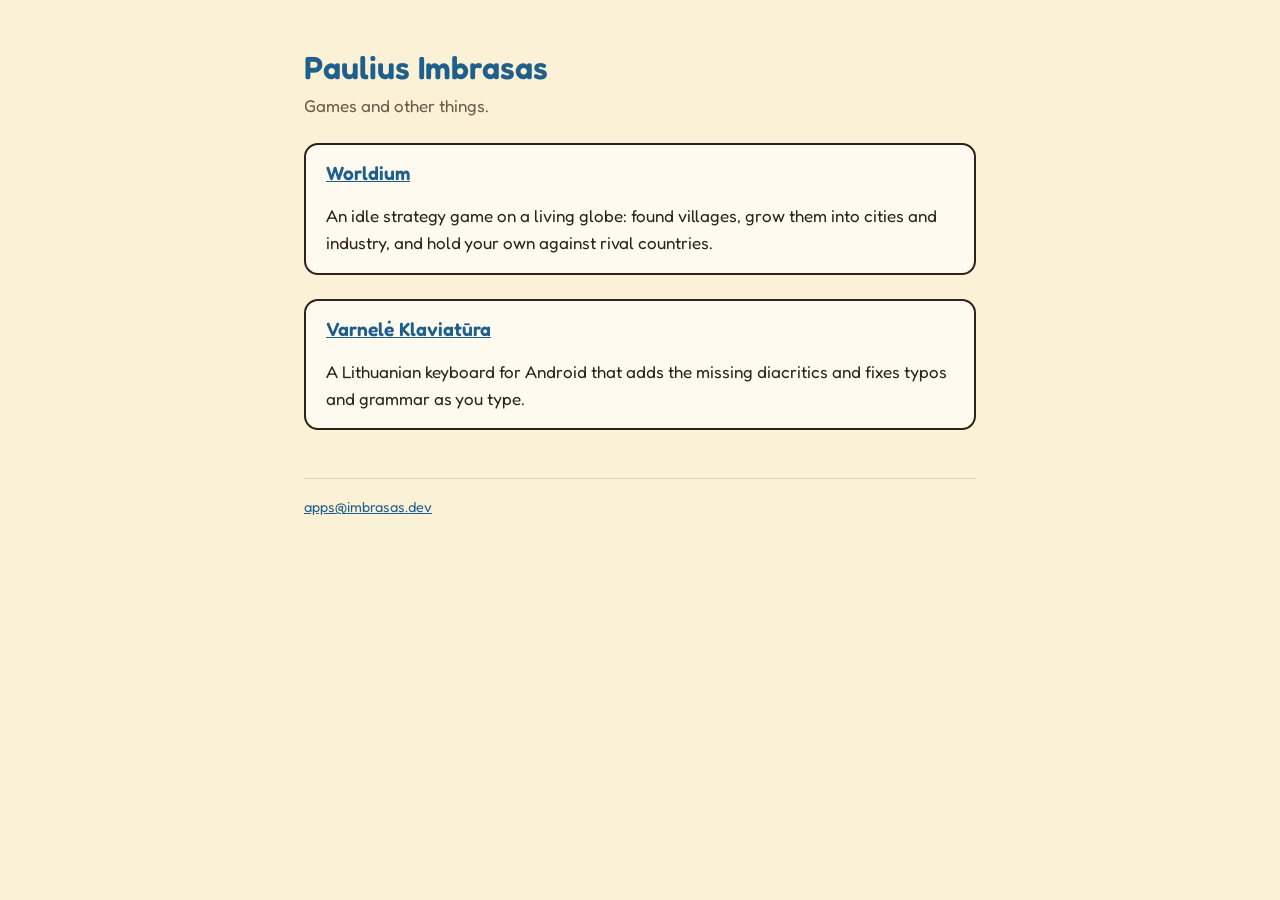
<file: index.html>
<!doctype html>
<html lang="en">
<head>
  <meta charset="utf-8">
  <meta name="viewport" content="width=device-width, initial-scale=1">
  <title>Paulius Imbrasas</title>
  <link rel="preconnect" href="https://fonts.googleapis.com">
  <link rel="stylesheet" href="https://fonts.googleapis.com/css2?family=Fredoka:wght@400;600&display=swap">
  <link rel="stylesheet" href="/style.css">
</head>
<body>
<main>
  <h1>Paulius Imbrasas</h1>
  <p class="lede">Games and other things.</p>

  <div class="card">
    <h2 style="margin-top:0"><a href="/worldium/">Worldium</a></h2>
    <p style="margin-bottom:0">An idle strategy game on a living globe: found villages, grow them into cities and industry, and hold your own against rival countries.</p>
  </div>

  <div class="card">
    <h2 style="margin-top:0"><a href="/varnele/">Varnelė Klaviatūra</a></h2>
    <p style="margin-bottom:0">A Lithuanian keyboard for Android that adds the missing diacritics and fixes typos and grammar as you type.</p>
  </div>

  <footer><a href="mailto:apps@imbrasas.dev">apps@imbrasas.dev</a></footer>
</main>
</body>
</html>
</file>
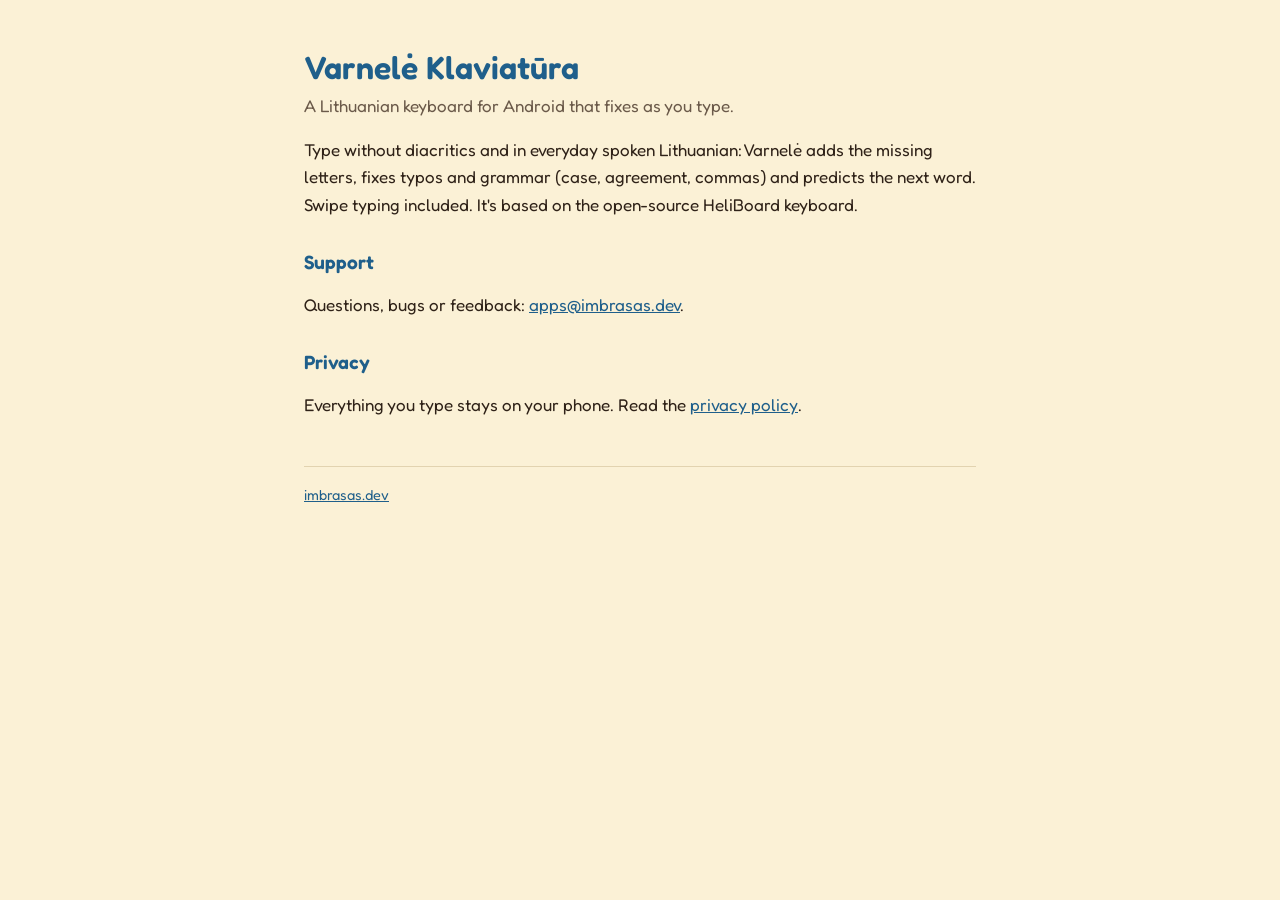
<file: varnele/index.html>
<!doctype html>
<html lang="en">
<head>
  <meta charset="utf-8">
  <meta name="viewport" content="width=device-width, initial-scale=1">
  <title>Varnelė Klaviatūra</title>
  <link rel="preconnect" href="https://fonts.googleapis.com">
  <link rel="stylesheet" href="https://fonts.googleapis.com/css2?family=Fredoka:wght@400;600&display=swap">
  <link rel="stylesheet" href="/style.css">
</head>
<body>
<main>
  <h1>Varnelė Klaviatūra</h1>
  <p class="lede">A Lithuanian keyboard for Android that fixes as you type.</p>

  <p>Type without diacritics and in everyday spoken Lithuanian: Varnelė adds the missing letters, fixes typos and grammar (case, agreement, commas) and predicts the next word. Swipe typing included. It's based on the open-source HeliBoard keyboard.</p>

  <h2>Support</h2>
  <p>Questions, bugs or feedback: <a href="mailto:apps@imbrasas.dev?subject=Varnel%C4%97">apps@imbrasas.dev</a>.</p>

  <h2>Privacy</h2>
  <p>Everything you type stays on your phone. Read the <a href="/varnele/privacy/">privacy policy</a>.</p>

  <footer><a href="/">imbrasas.dev</a></footer>
</main>
</body>
</html>
</file>
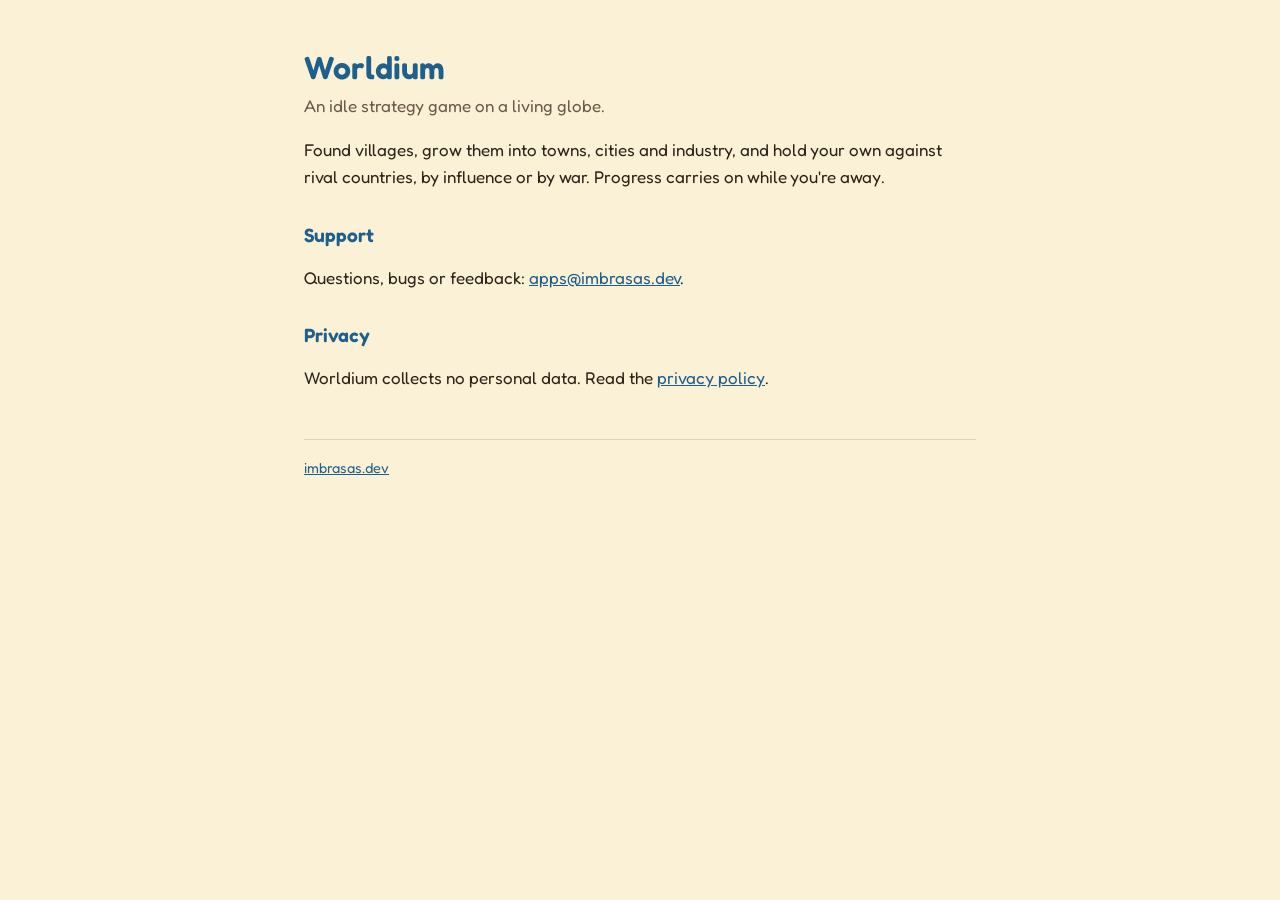
<file: worldium/index.html>
<!doctype html>
<html lang="en">
<head>
  <meta charset="utf-8">
  <meta name="viewport" content="width=device-width, initial-scale=1">
  <title>Worldium</title>
  <link rel="preconnect" href="https://fonts.googleapis.com">
  <link rel="stylesheet" href="https://fonts.googleapis.com/css2?family=Fredoka:wght@400;600&display=swap">
  <link rel="stylesheet" href="/style.css">
</head>
<body>
<main>
  <h1>Worldium</h1>
  <p class="lede">An idle strategy game on a living globe.</p>

  <p>Found villages, grow them into towns, cities and industry, and hold your own against rival countries, by influence or by war. Progress carries on while you're away.</p>

  <h2>Support</h2>
  <p>Questions, bugs or feedback: <a href="mailto:apps@imbrasas.dev?subject=Worldium">apps@imbrasas.dev</a>.</p>

  <h2>Privacy</h2>
  <p>Worldium collects no personal data. Read the <a href="/worldium/privacy/">privacy policy</a>.</p>

  <footer><a href="/">imbrasas.dev</a></footer>
</main>
</body>
</html>
</file>
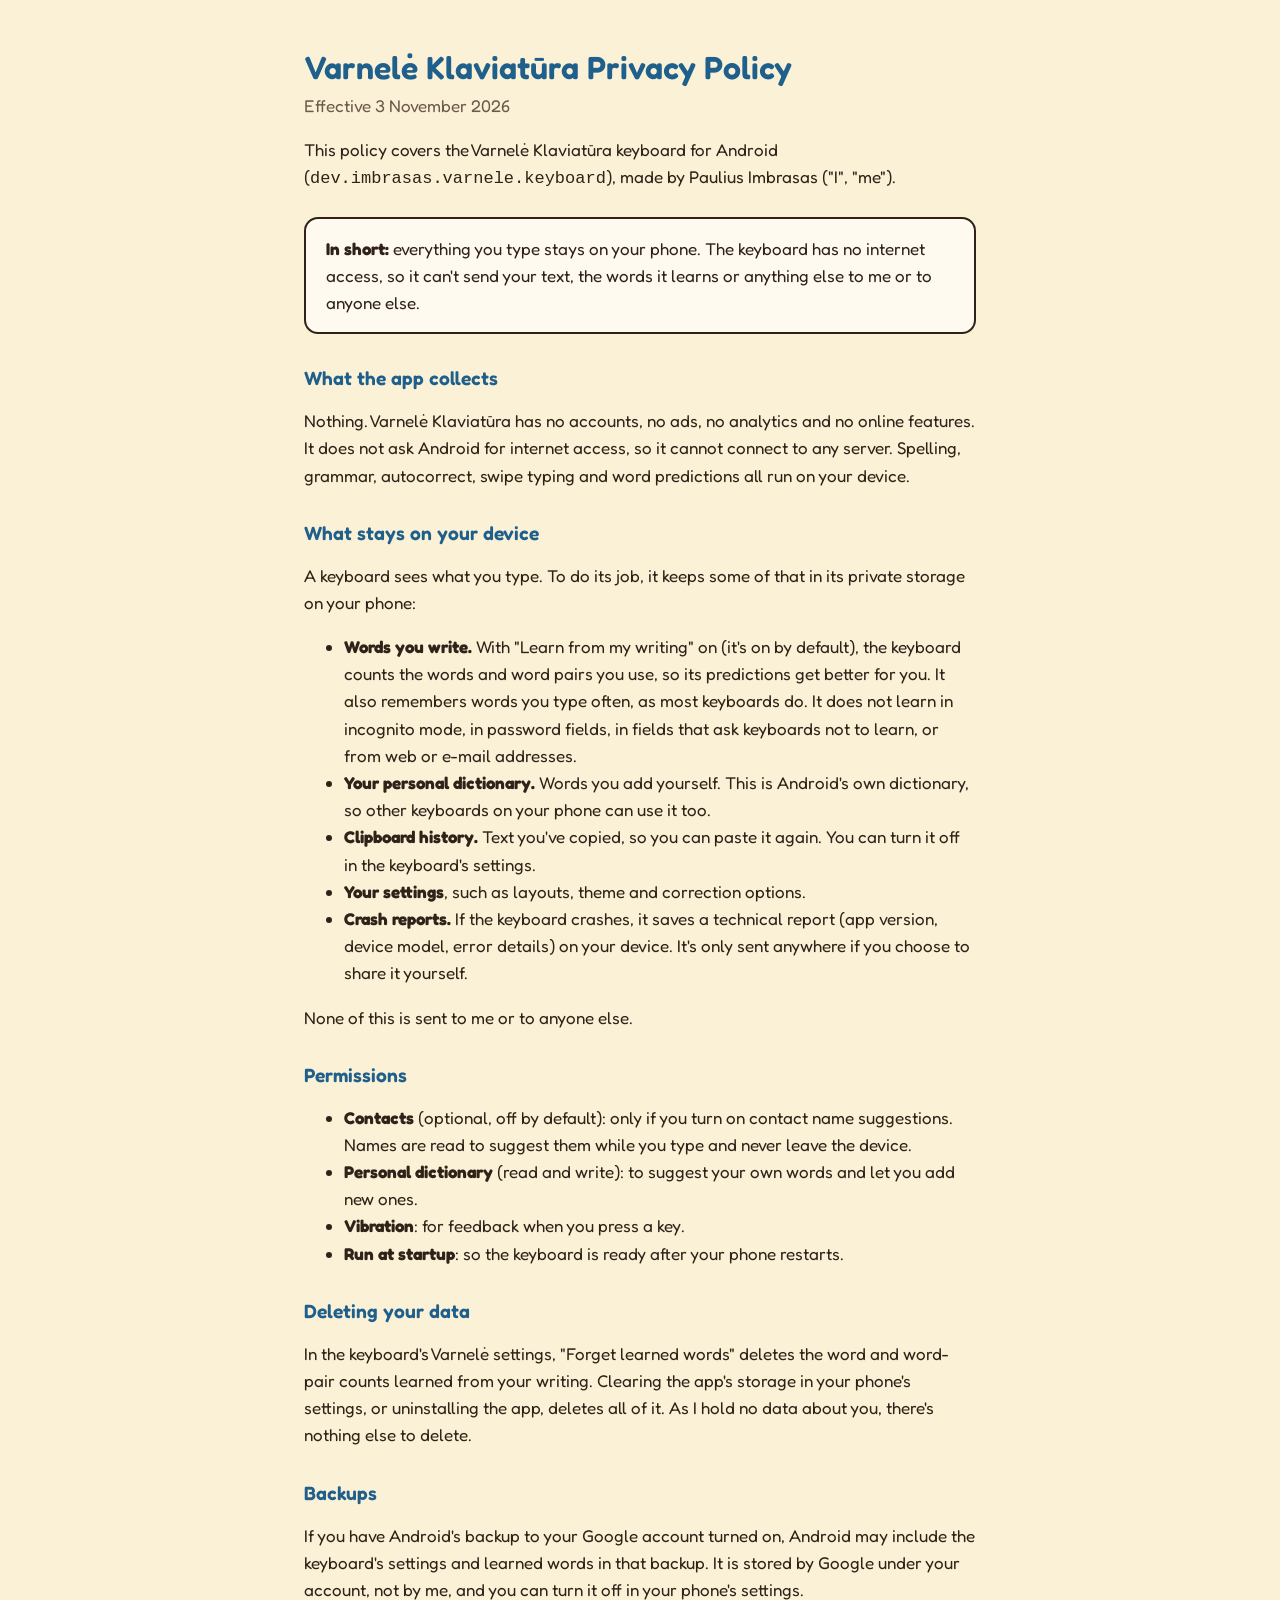
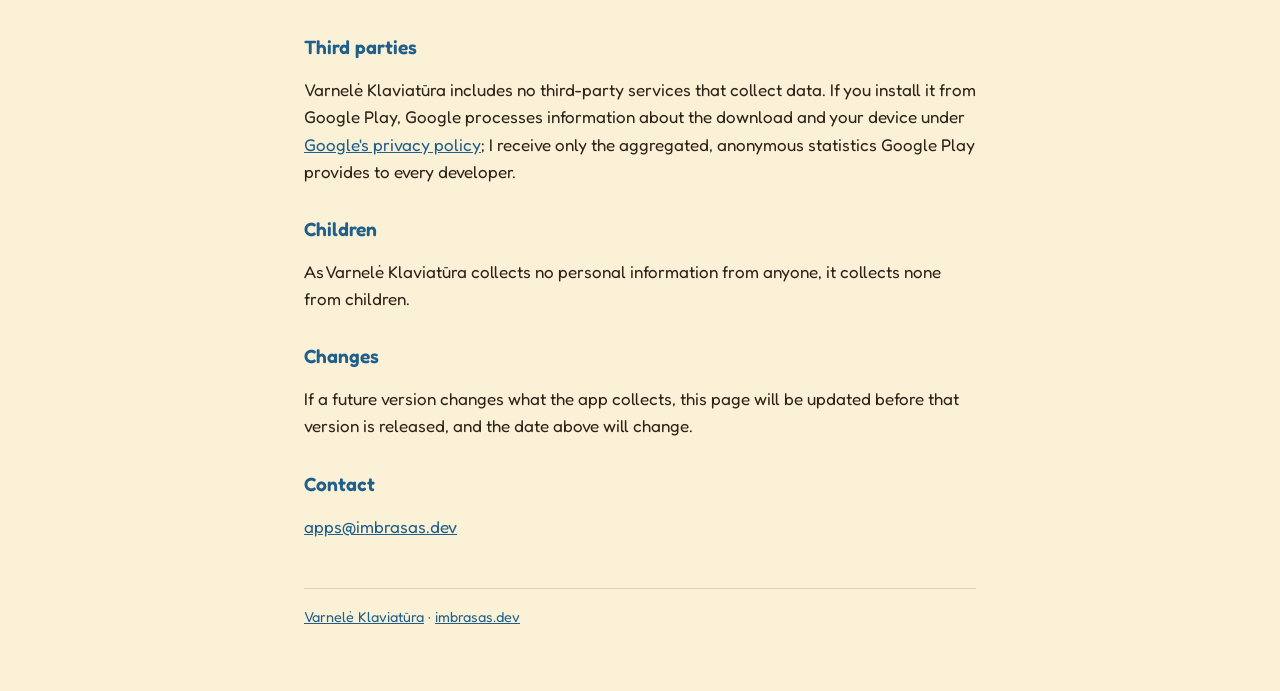
<file: varnele/privacy/index.html>
<!doctype html>
<html lang="en">
<head>
  <meta charset="utf-8">
  <meta name="viewport" content="width=device-width, initial-scale=1">
  <title>Varnelė Klaviatūra Privacy Policy</title>
  <link rel="preconnect" href="https://fonts.googleapis.com">
  <link rel="stylesheet" href="https://fonts.googleapis.com/css2?family=Fredoka:wght@400;600&display=swap">
  <link rel="stylesheet" href="/style.css">
</head>
<body>
<main>
  <h1>Varnelė Klaviatūra Privacy Policy</h1>
  <p class="lede">Effective 3 November 2026</p>

  <p>This policy covers the Varnelė Klaviatūra keyboard for Android (<code>dev.imbrasas.varnele.keyboard</code>), made by Paulius Imbrasas ("I", "me").</p>

  <div class="card">
    <strong>In short:</strong> everything you type stays on your phone. The keyboard has no internet access, so it can't send your text, the words it learns or anything else to me or to anyone else.
  </div>

  <h2>What the app collects</h2>
  <p>Nothing. Varnelė Klaviatūra has no accounts, no ads, no analytics and no online features. It does not ask Android for internet access, so it cannot connect to any server. Spelling, grammar, autocorrect, swipe typing and word predictions all run on your device.</p>

  <h2>What stays on your device</h2>
  <p>A keyboard sees what you type. To do its job, it keeps some of that in its private storage on your phone:</p>
  <ul>
    <li><strong>Words you write.</strong> With "Learn from my writing" on (it's on by default), the keyboard counts the words and word pairs you use, so its predictions get better for you. It also remembers words you type often, as most keyboards do. It does not learn in incognito mode, in password fields, in fields that ask keyboards not to learn, or from web or e-mail addresses.</li>
    <li><strong>Your personal dictionary.</strong> Words you add yourself. This is Android's own dictionary, so other keyboards on your phone can use it too.</li>
    <li><strong>Clipboard history.</strong> Text you've copied, so you can paste it again. You can turn it off in the keyboard's settings.</li>
    <li><strong>Your settings</strong>, such as layouts, theme and correction options.</li>
    <li><strong>Crash reports.</strong> If the keyboard crashes, it saves a technical report (app version, device model, error details) on your device. It's only sent anywhere if you choose to share it yourself.</li>
  </ul>
  <p>None of this is sent to me or to anyone else.</p>

  <h2>Permissions</h2>
  <ul>
    <li><strong>Contacts</strong> (optional, off by default): only if you turn on contact name suggestions. Names are read to suggest them while you type and never leave the device.</li>
    <li><strong>Personal dictionary</strong> (read and write): to suggest your own words and let you add new ones.</li>
    <li><strong>Vibration</strong>: for feedback when you press a key.</li>
    <li><strong>Run at startup</strong>: so the keyboard is ready after your phone restarts.</li>
  </ul>

  <h2>Deleting your data</h2>
  <p>In the keyboard's Varnelė settings, "Forget learned words" deletes the word and word-pair counts learned from your writing. Clearing the app's storage in your phone's settings, or uninstalling the app, deletes all of it. As I hold no data about you, there's nothing else to delete.</p>

  <h2>Backups</h2>
  <p>If you have Android's backup to your Google account turned on, Android may include the keyboard's settings and learned words in that backup. It is stored by Google under your account, not by me, and you can turn it off in your phone's settings.</p>

  <h2>Third parties</h2>
  <p>Varnelė Klaviatūra includes no third-party services that collect data. If you install it from Google Play, Google processes information about the download and your device under <a href="https://policies.google.com/privacy">Google's privacy policy</a>; I receive only the aggregated, anonymous statistics Google Play provides to every developer.</p>

  <h2>Children</h2>
  <p>As Varnelė Klaviatūra collects no personal information from anyone, it collects none from children.</p>

  <h2>Changes</h2>
  <p>If a future version changes what the app collects, this page will be updated before that version is released, and the date above will change.</p>

  <h2>Contact</h2>
  <p><a href="mailto:apps@imbrasas.dev?subject=Varnel%C4%97%20privacy">apps@imbrasas.dev</a></p>

  <footer><a href="/varnele/">Varnelė Klaviatūra</a> · <a href="/">imbrasas.dev</a></footer>
</main>
</body>
</html>
</file>
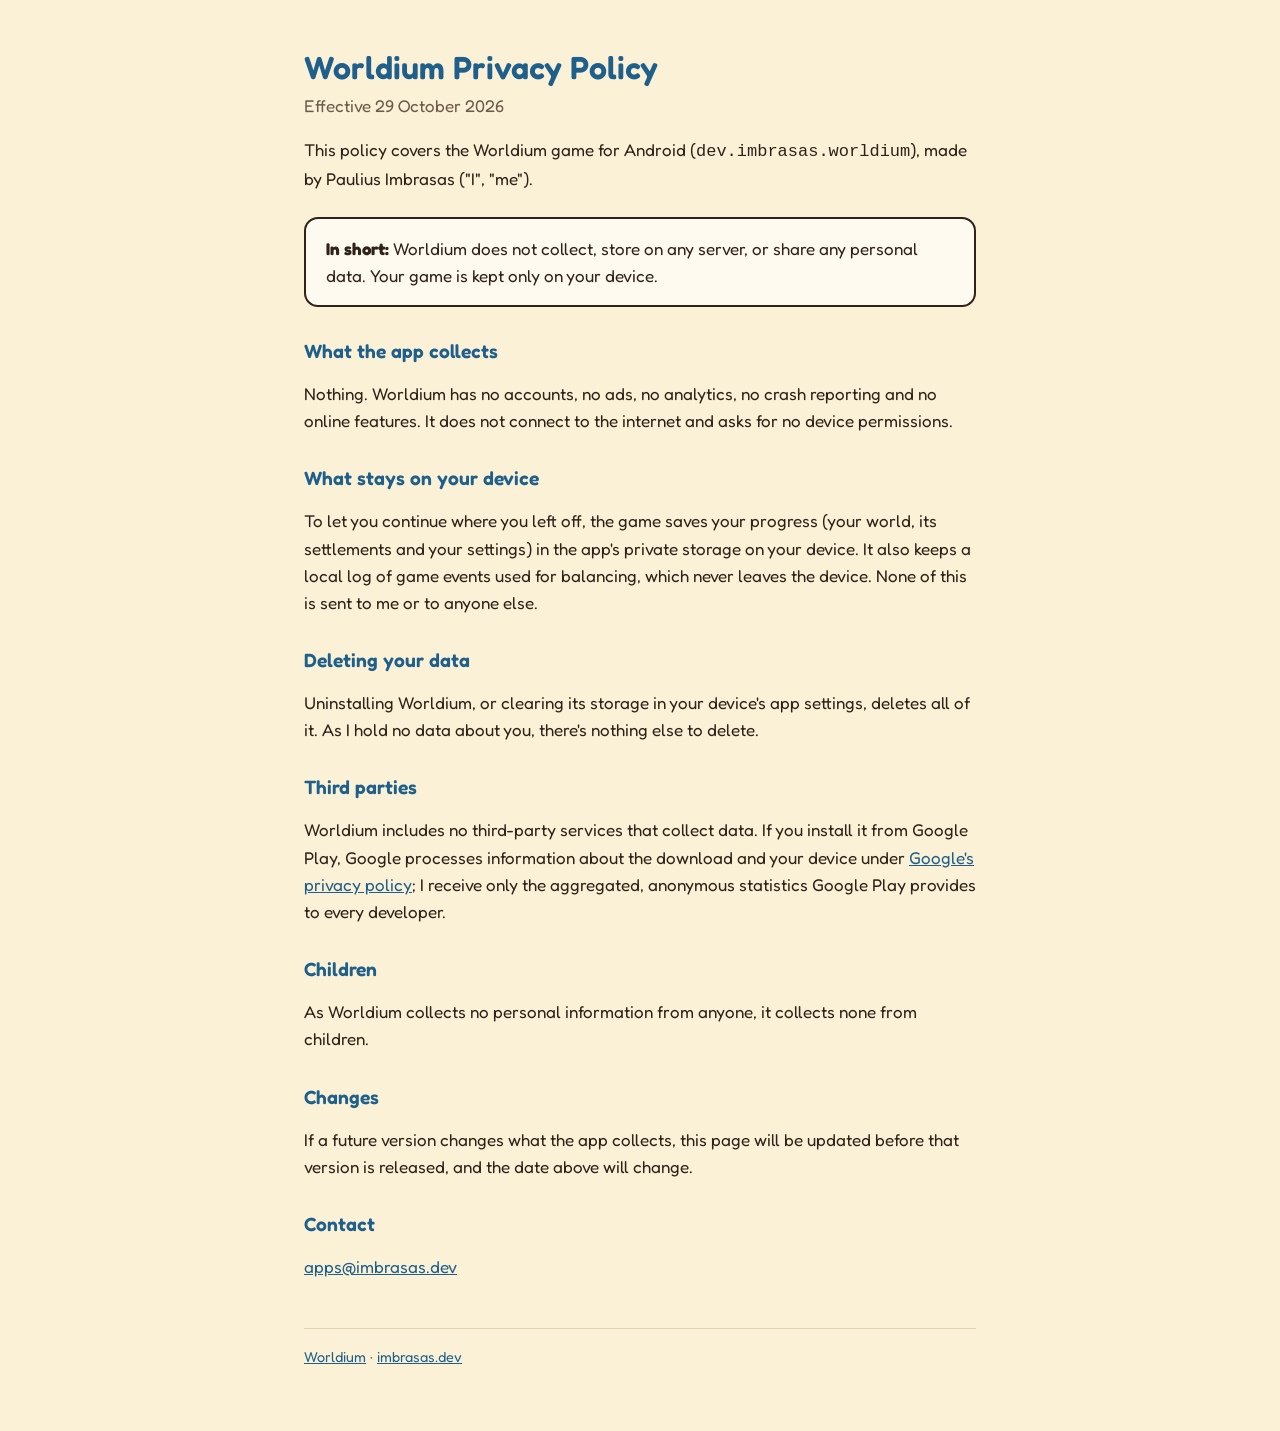
<file: worldium/privacy/index.html>
<!doctype html>
<html lang="en">
<head>
  <meta charset="utf-8">
  <meta name="viewport" content="width=device-width, initial-scale=1">
  <title>Worldium Privacy Policy</title>
  <link rel="preconnect" href="https://fonts.googleapis.com">
  <link rel="stylesheet" href="https://fonts.googleapis.com/css2?family=Fredoka:wght@400;600&display=swap">
  <link rel="stylesheet" href="/style.css">
</head>
<body>
<main>
  <h1>Worldium Privacy Policy</h1>
  <p class="lede">Effective 29 October 2026</p>

  <p>This policy covers the Worldium game for Android (<code>dev.imbrasas.worldium</code>), made by Paulius Imbrasas ("I", "me").</p>

  <div class="card">
    <strong>In short:</strong> Worldium does not collect, store on any server, or share any personal data. Your game is kept only on your device.
  </div>

  <h2>What the app collects</h2>
  <p>Nothing. Worldium has no accounts, no ads, no analytics, no crash reporting and no online features. It does not connect to the internet and asks for no device permissions.</p>

  <h2>What stays on your device</h2>
  <p>To let you continue where you left off, the game saves your progress (your world, its settlements and your settings) in the app's private storage on your device. It also keeps a local log of game events used for balancing, which never leaves the device. None of this is sent to me or to anyone else.</p>

  <h2>Deleting your data</h2>
  <p>Uninstalling Worldium, or clearing its storage in your device's app settings, deletes all of it. As I hold no data about you, there's nothing else to delete.</p>

  <h2>Third parties</h2>
  <p>Worldium includes no third-party services that collect data. If you install it from Google Play, Google processes information about the download and your device under <a href="https://policies.google.com/privacy">Google's privacy policy</a>; I receive only the aggregated, anonymous statistics Google Play provides to every developer.</p>

  <h2>Children</h2>
  <p>As Worldium collects no personal information from anyone, it collects none from children.</p>

  <h2>Changes</h2>
  <p>If a future version changes what the app collects, this page will be updated before that version is released, and the date above will change.</p>

  <h2>Contact</h2>
  <p><a href="mailto:apps@imbrasas.dev?subject=Worldium%20privacy">apps@imbrasas.dev</a></p>

  <footer><a href="/worldium/">Worldium</a> · <a href="/">imbrasas.dev</a></footer>
</main>
</body>
</html>
</file>
<file: style.css>
:root {
  --paper: #fbf1d6;
  --card: #fffaf0;
  --ink: #2f2218;
  --dim: #6b5a4a;
  --heading: #1f5f8b;
  --rule: #e2d3b0;
  color-scheme: light dark;
}

@media (prefers-color-scheme: dark) {
  :root {
    --paper: #1d1813;
    --card: #28211a;
    --ink: #f3e7cc;
    --dim: #b8a88f;
    --heading: #7fc0ea;
    --rule: #3d3328;
  }
}

* { box-sizing: border-box; }

body {
  margin: 0;
  background: var(--paper);
  color: var(--ink);
  font: 17px/1.6 "Fredoka", system-ui, -apple-system, "Segoe UI", sans-serif;
}

main {
  max-width: 44rem;
  margin: 0 auto;
  padding: 3rem 1rem 4rem;
}

h1, h2 { color: var(--heading); font-weight: 600; line-height: 1.25; }
h1 { font-size: 2rem; margin: 0 0 .25rem; }
h2 { font-size: 1.2rem; margin: 2rem 0 .5rem; }

a { color: var(--heading); }

.lede { color: var(--dim); margin-top: 0; }

.card {
  background: var(--card);
  border: 2px solid var(--ink);
  border-radius: 14px;
  padding: 1rem 1.25rem;
  margin: 1.5rem 0;
}

footer {
  border-top: 1px solid var(--rule);
  margin-top: 3rem;
  padding-top: 1rem;
  color: var(--dim);
  font-size: .9rem;
}
</file>
